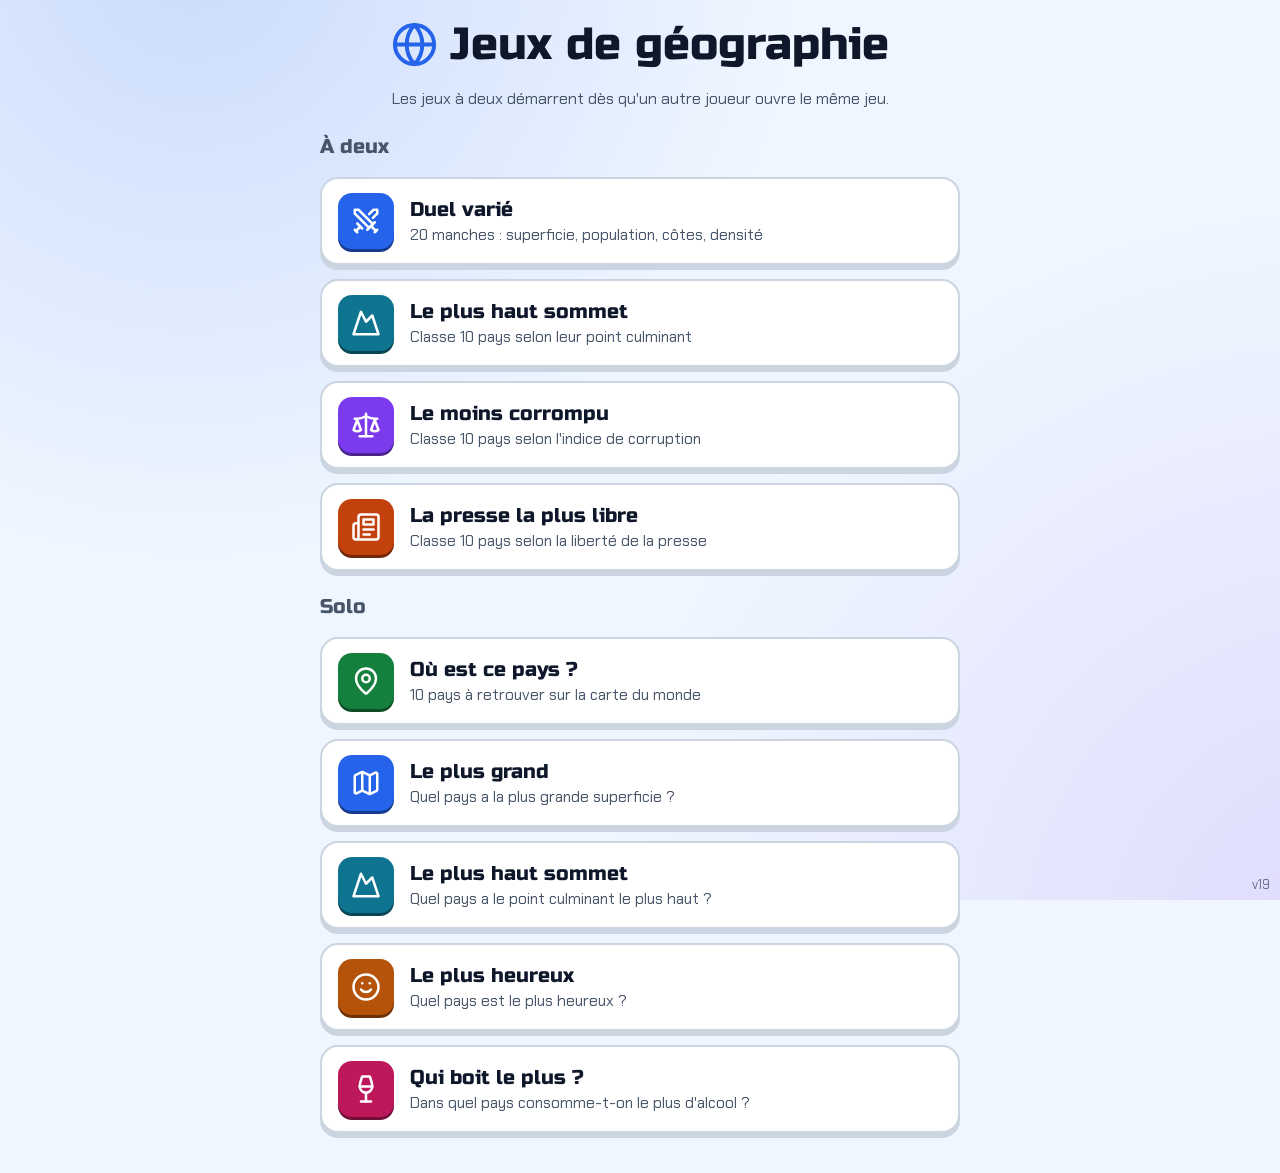
<file: index.html>
<!doctype html>
<html lang="fr"><head>
<meta charset="utf-8">
<meta name="viewport" content="width=device-width,initial-scale=1,viewport-fit=cover">
<title>Jeux de géographie</title>
<link rel="preconnect" href="https://fonts.googleapis.com">
<link rel="stylesheet" href="https://fonts.googleapis.com/css2?family=Chakra+Petch:wght@400;600;700&family=Russo+One&display=swap">
<link rel="stylesheet" href="css/jeux.css">
</head><body>
<div id="ver">v19</div>
<main id="app"></main>
<script type="module">
import{icon}from"./js/icons.js";
const JEUX={
  "À deux":[
    ["duel/duel.html","swords","c1","Duel varié","20 manches : superficie, population, côtes, densité"],
    ["classement/classement.html?jeu=altitude","mountain","c3","Le plus haut sommet","Classe 10 pays selon leur point culminant"],
    ["classement/classement.html?jeu=corruption","scale","c2","Le moins corrompu","Classe 10 pays selon l'indice de corruption"],
    ["classement/classement.html?jeu=presse","newspaper","c4","La presse la plus libre","Classe 10 pays selon la liberté de la presse"],
  ],
  "Solo":[
    ["carte/carte.html","pin","c5","Où est ce pays ?","10 pays à retrouver sur la carte du monde"],
    ["solo/solo.html?jeu=superficie","map","c1","Le plus grand","Quel pays a la plus grande superficie ?"],
    ["solo/solo.html?jeu=altitude","mountain","c3","Le plus haut sommet","Quel pays a le point culminant le plus haut ?"],
    ["solo/solo.html?jeu=bonheur","smile","c6","Le plus heureux","Quel pays est le plus heureux ?"],
    ["solo/solo.html?jeu=alcool","wine","c7","Qui boit le plus ?","Dans quel pays consomme-t-on le plus d'alcool ?"],
  ],
};
let h=`<h1>${icon("globe")}Jeux de géographie</h1>
  <p class="hint">Les jeux à deux démarrent dès qu'un autre joueur ouvre le même jeu.</p>`;
for(const [section,list] of Object.entries(JEUX)){
  h+=`<h2 class="section">${section}</h2><nav class="menu" aria-label="${section}">`;
  for(const [href,ic,c,titre,sous] of list)
    h+=`<a class="${c}" href="${href}"><span class="tile">${icon(ic)}</span><span><b>${titre}</b><small>${sous}</small></span></a>`;
  h+=`</nav>`;
}
document.getElementById("app").innerHTML=h;
</script>
</body></html>
</file>
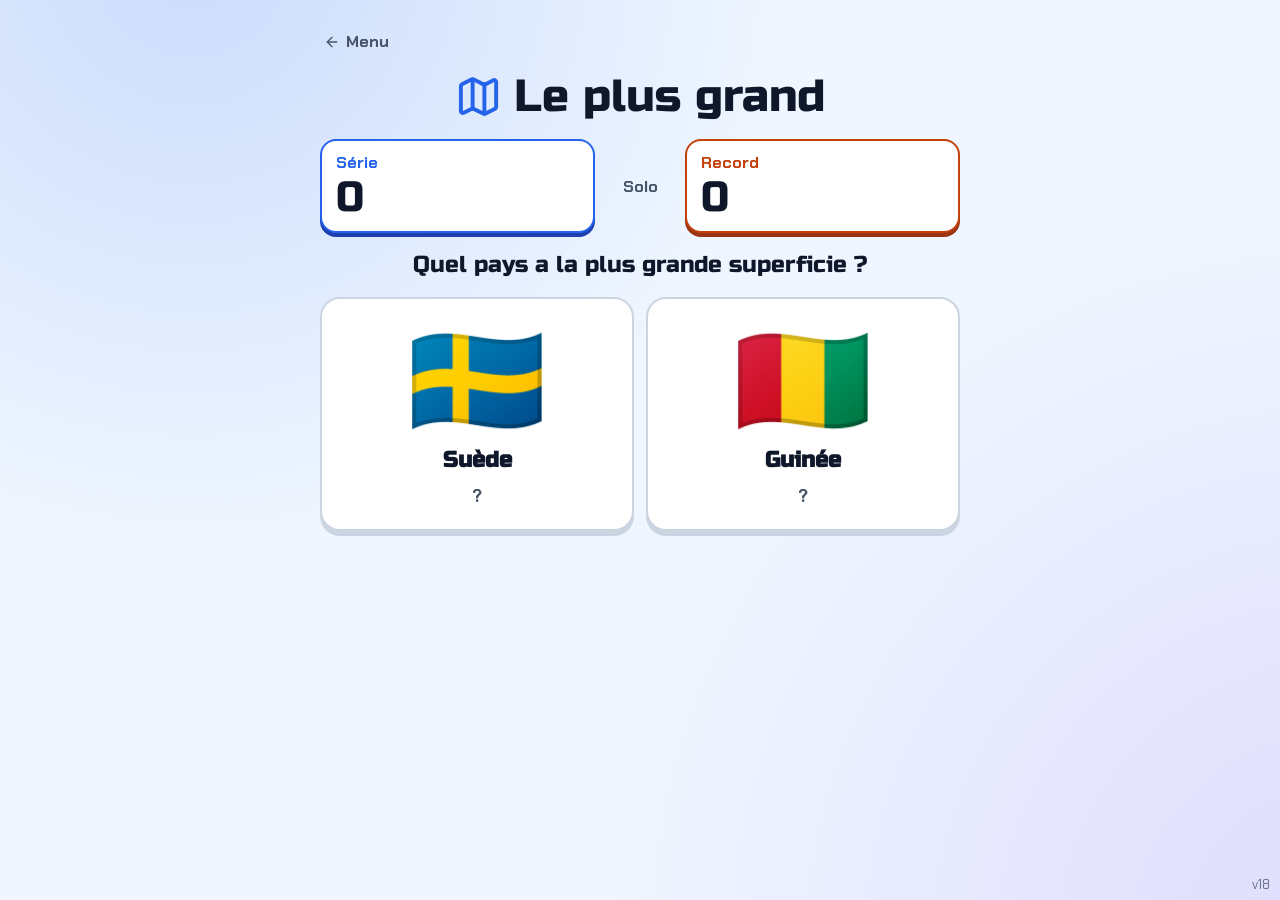
<file: quiz.html>
<!doctype html>
<html lang="fr"><head>
<meta charset="utf-8">
<meta name="viewport" content="width=device-width,initial-scale=1">
<title>Le plus grand</title>
<!-- L'ancien quiz a rejoint les jeux solo : redirection pour garder les anciens liens -->
<meta http-equiv="refresh" content="0; url=solo/solo.html?jeu=superficie">
</head><body><a href="solo/solo.html?jeu=superficie">Le plus grand</a></body></html>
</file>
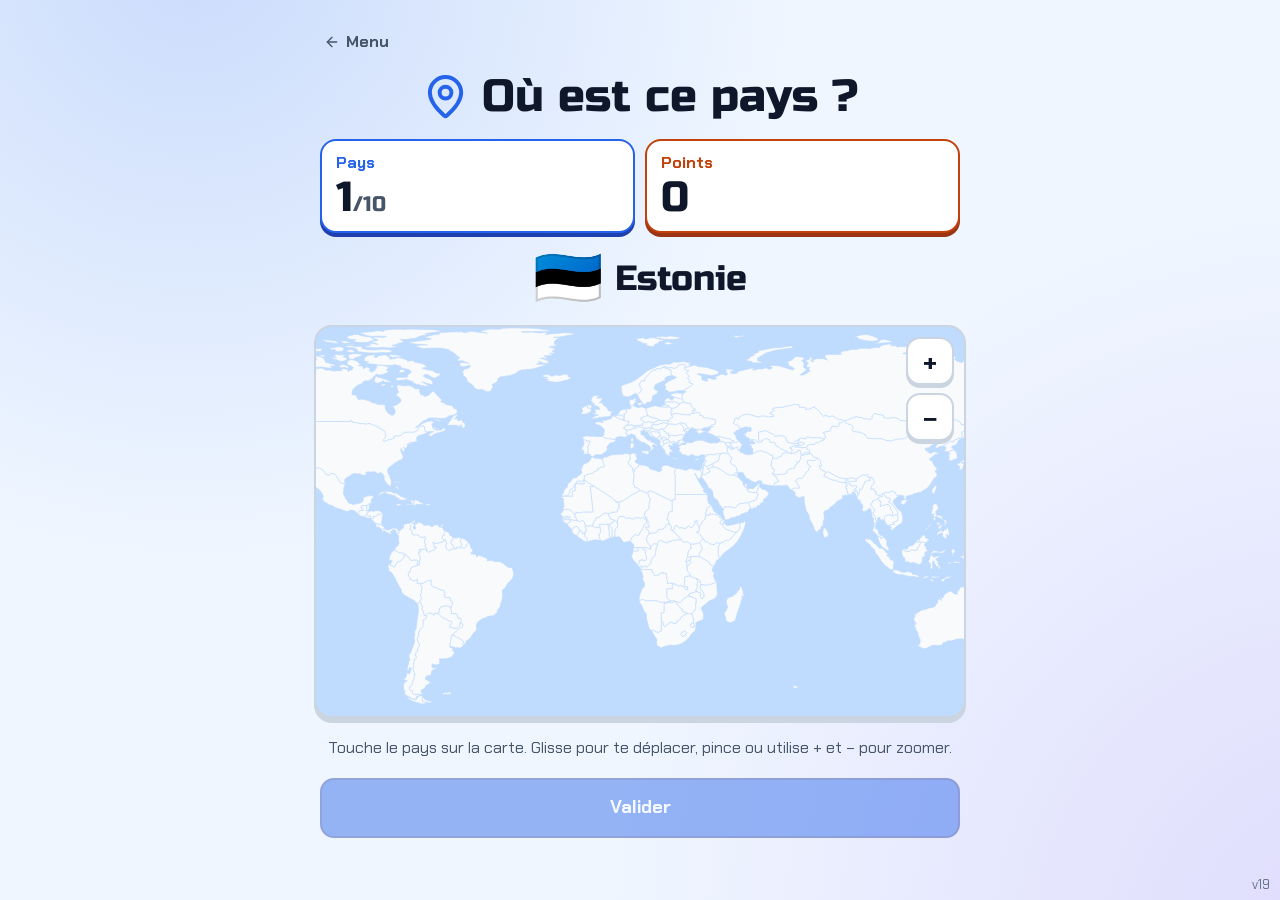
<file: carte/carte.html>
<!doctype html>
<html lang="fr"><head>
<meta charset="utf-8">
<meta name="viewport" content="width=device-width,initial-scale=1,viewport-fit=cover">
<title>Où est ce pays ?</title>
<link rel="preconnect" href="https://fonts.googleapis.com">
<link rel="stylesheet" href="https://fonts.googleapis.com/css2?family=Chakra+Petch:wght@400;600;700&family=Russo+One&display=swap">
<link rel="stylesheet" href="../css/jeux.css">
</head><body>
<div id="ver"></div>
<main id="app"></main>
<script type="module">
import{MONDE}from"../js/monde.js";
import{SUPERFICIE}from"../js/solo-data.js";
import{flag}from"../js/classements.js";
import{icon,backLink}from"../js/icons.js";

const VERSION="19";
document.getElementById("ver").textContent="v"+VERSION;
const ROUNDS=10,MAXPTS=5000;
const esc=s=>String(s).replace(/[&<>"']/g,c=>({"&":"&amp;","<":"&lt;",">":"&gt;",'"':"&quot;","'":"&#39;"}[c]));
const fr=n=>Math.round(n).toLocaleString("fr-FR");

// Pays de la carte : nom court français si on l'a, sinon celui de la norme ISO
const SHORT=new Map(SUPERFICIE.map(([c,n])=>[c,n]));
const FIX={"N. Cyprus":"Chypre du Nord","Somaliland":"Somaliland","Kosovo":"Kosovo"};
const PAYS=MONDE.map(([code,name,rings],i)=>{
  let x0=999,x1=-999,y0=999,y1=-999;
  for(const r of rings)for(let k=0;k<r.length;k+=2){x0=Math.min(x0,r[k]);x1=Math.max(x1,r[k]);y0=Math.min(y0,r[k+1]);y1=Math.max(y1,r[k+1])}
  return{i,code,name:SHORT.get(code)||FIX[name]||name,flag:code?flag(code):"🏳️",rings,box:[x0,x1,y0,y1]};
});
// Pays à trouver : ceux de la liste française présents sur la carte
const POOL=PAYS.filter(p=>p.code&&SHORT.has(p.code));

// --- Géométrie sur la sphère : la Terre est ronde ---
const R=6371,rad=d=>d*Math.PI/180;
// Distance du grand cercle (haversine) : « tout à droite » de la carte rejoint « tout à gauche »
function haversine(lon1,lat1,lon2,lat2){
  const dl=rad(lat2-lat1),dn=rad(lon2-lon1);
  const a=Math.sin(dl/2)**2+Math.cos(rad(lat1))*Math.cos(rad(lat2))*Math.sin(dn/2)**2;
  return 2*R*Math.asin(Math.min(1,Math.sqrt(a)));
}
// Ramène une longitude à moins de 180° de la référence (pour comparer à travers l'antiméridien)
const near=(lon,ref)=>lon+360*Math.round((ref-lon)/360);
const wrap=lon=>((lon+540)%360)-180;
// Le point est-il dans ce pays ? (pair-impair sur tous les contours, trous compris)
function inside(p,lon,lat){
  const[x0,x1,y0,y1]=p.box;if(lat<y0||lat>y1)return false;
  // Les contours rendus continus peuvent dépasser ±180° : on teste aussi la longitude décalée d'un tour
  for(const sh of[0,360,-360])if(lon+sh>=x0-.01&&lon+sh<=x1+.01&&insideAt(p,lon+sh,lat))return true;
  return false;
}
function insideAt(p,lon,lat){
  let c=false;
  for(const r of p.rings)for(let i=0,j=r.length-2;i<r.length;j=i,i+=2){
    const xi=r[i],yi=r[i+1],xj=r[j],yj=r[j+1];
    if((yi>lat)!==(yj>lat)&&lon<(xj-xi)*(lat-yi)/(yj-yi)+xi)c=!c;
  }
  return c;
}
const countryAt=(lon,lat)=>PAYS.find(p=>inside(p,lon,lat))||null;
// Point de la frontière de p le plus proche de (lon,lat) : projection sur chaque segment, puis distance réelle
function closest(p,lon,lat){
  const k=Math.cos(rad(lat));let best={d:Infinity,lon:0,lat:0};
  for(const r of p.rings)for(let i=0;i+3<r.length;i+=2){
    const ax=near(r[i],lon),ay=r[i+1],bx=near(r[i+2],ax),by=r[i+3];
    const ux=(bx-ax)*k,uy=by-ay,px=(lon-ax)*k,py=lat-ay,l2=ux*ux+uy*uy;
    const t=l2?Math.max(0,Math.min(1,(px*ux+py*uy)/l2)):0;
    const qx=ax+(bx-ax)*t,qy=ay+uy*t,d=haversine(lon,lat,qx,qy);
    if(d<best.d)best={d,lon:qx,lat:qy};
  }
  return best;
}
// Distance entre les frontières les plus proches de deux pays (0 s'ils se touchent)
function borderGap(a,b){
  let best={d:Infinity};
  for(const[from,to]of[[a,b],[b,a]])
    for(const r of from.rings)for(let i=0;i<r.length;i+=2){
      const c=closest(to,r[i],r[i+1]);
      if(c.d<best.d)best=from===a?{d:c.d,a:{lon:r[i],lat:r[i+1]},b:{lon:c.lon,lat:c.lat}}:{d:c.d,a:{lon:c.lon,lat:c.lat},b:{lon:r[i],lat:r[i+1]}};
    }
  if(best.d<15)best.d=0;   // tracés simplifiés : deux voisins peuvent ne pas se toucher exactement
  return best;
}
// Points : 5 000 pour le bon pays ; sinon jusqu'à 4 000 pour un voisin, puis décroissance avec la distance
const MAXWRONG=4000;
const points=(ok,d)=>ok?MAXPTS:Math.round(MAXWRONG*Math.exp(-d/1500));

// --- Carte : projection équirectangulaire (x = longitude, y = -latitude), dessinée 3 fois côte à côte ---
const pathOf=rings=>rings.map(r=>{let s="M"+r[0]+","+(-r[1]);for(let i=2;i<r.length;i+=2)s+="L"+r[i]+","+(-r[i+1]);return s+"Z"}).join("");
const LAND=PAYS.map(p=>`<path d="${pathOf(p.rings)}"/>`).join("");
const YMIN=-84,YMAX=60,RATIO=.6;    // de 84° N à 60° S
const WMAX=(YMAX-YMIN)/RATIO;          // dézoom maximal : la hauteur du monde remplit le cadre
const HOME=()=>({x:12-WMAX/2,y:YMIN,w:WMAX});   // vue de départ, centrée sur l'Europe et l'Afrique
let vb=HOME();

// --- Partie ---
let best=0;try{best=+localStorage.getItem("carte-best")||0}catch(e){}
let rounds=[],r=0,sel=null,result=null,missTap=false;
function newGame(){
  rounds=[...POOL].sort(()=>Math.random()-.5).slice(0,ROUNDS).map(p=>({p,sel:null,d:null,pts:0}));
  r=0;startRound();
}
function startRound(){sel=null;result=null;missTap=false;vb=HOME();render()}
function validate(){
  if(!sel)return;
  const t=rounds[r].p,ok=sel===t;
  result=ok?{ok,d:0}:{ok,...borderGap(sel,t)};
  Object.assign(rounds[r],{sel,d:result.d,pts:points(ok,result.d)});
  // Cadre la vue sur les deux pays, par le chemin le plus court
  const boxes=[t.box,sel.box],cx=(t.box[0]+t.box[1])/2;
  let x0=Infinity,x1=-Infinity,y0=Infinity,y1=-Infinity;
  for(const b of boxes){const sh=near((b[0]+b[1])/2,cx)-(b[0]+b[1])/2;x0=Math.min(x0,b[0]+sh);x1=Math.max(x1,b[1]+sh);y0=Math.min(y0,-b[3]);y1=Math.max(y1,-b[2])}
  const w=Math.min(WMAX,Math.max(30,(x1-x0)*1.3,(y1-y0)*1.3/RATIO));
  vb={x:(x0+x1)/2-w/2,y:(y0+y1)/2-w*RATIO/2,w};clampView();
  if(r===ROUNDS-1){const tot=total();if(tot>best){best=tot;try{localStorage.setItem("carte-best",best)}catch(e){}}}
  render();
}
const total=()=>rounds.reduce((s,x)=>s+x.pts,0);
function next(){if(r<ROUNDS-1){r++;startRound()}else{r=ROUNDS;render()}}

function clampView(){
  vb.w=Math.max(8,Math.min(WMAX,vb.w));
  const h=vb.w*RATIO;
  vb.y=h>=YMAX-YMIN?(YMIN+YMAX)/2-h/2:Math.max(YMIN,Math.min(YMAX-h,vb.y));
  // Horizontalement, la carte est infinie : on recentre sur la copie du milieu
  vb.x=((vb.x+vb.w/2+540)%360)-180-vb.w/2;
}

function mapSVG(){
  const h=vb.w*RATIO,s=vb.w/360;
  let marks="";
  if(sel)marks+=`<path class="${result&&!result.ok?"pick-ko":"pick"}" d="${pathOf(sel.rings)}"/>`;
  if(result){
    const t=rounds[r].p;
    marks+=`<path class="target" d="${pathOf(t.rings)}"/>`;
    if(!result.ok&&result.d>0){
      const bl=near(result.b.lon,result.a.lon);
      marks+=`<line class="link" x1="${result.a.lon}" y1="${-result.a.lat}" x2="${bl}" y2="${-result.b.lat}"/>
        <circle class="dot-g" cx="${result.a.lon}" cy="${-result.a.lat}" r="${4*s}"/><circle class="dot-t" cx="${bl}" cy="${-result.b.lat}" r="${4*s}"/>`;
    }
  }
  return `<svg id="map" viewBox="${vb.x} ${vb.y} ${vb.w} ${h}" preserveAspectRatio="xMidYMid slice" role="img" aria-label="Carte du monde : touche le pays demandé">
    <defs><g id="world"><g class="land">${LAND}</g>${marks}</g></defs>
    <rect class="sea" x="-720" y="-200" width="1440" height="400"/>
    <use href="#world" x="-360"/><use href="#world"/><use href="#world" x="360"/>
  </svg>`;
}

function render(){
  const app=document.getElementById("app");
  let h=`${backLink()}<h1>${icon("pin")}Où est ce pays ?</h1>`;
  if(r>=ROUNDS){
    const tot=total();
    h+=`<div class="panel"><div class="win">${fr(tot)} points</div>
      <p class="hint">sur ${fr(ROUNDS*MAXPTS)} · record : ${fr(best)}</p></div><div class="rank">`;
    rounds.forEach((x,i)=>h+=`<div class="rk"><div class="pos">${i+1}</div><div class="fl">${x.p.flag}</div>
      <div class="nm">${esc(x.p.name)}<div class="vv">${x.sel===x.p?"Trouvé !":"Tu as choisi "+esc(x.sel.name)+(x.d>0?" · "+fr(x.d)+" km":" · pays voisin")}</div></div><div class="pts">${fr(x.pts)}</div></div>`);
    h+=`</div><div class="row"><button id="again">Rejouer</button></div>`;
    app.innerHTML=h;document.getElementById("again").onclick=newGame;return;
  }
  const p=rounds[r].p;
  h+=`<div class="score"><div class="sc a"><div class="n">Pays</div><div class="v">${r+1}<small>/${ROUNDS}</small></div></div>
    <div class="sc b"><div class="n">Points</div><div class="v">${fr(total())}</div></div></div>
    <div class="target-name"><span class="fl">${p.flag}</span><span>${esc(p.name)}</span></div>
    <div class="mapbox">${mapSVG()}
      <div class="zoom"><button class="alt" id="zin" aria-label="Zoomer">+</button><button class="alt" id="zout" aria-label="Dézoomer">−</button></div></div>`;
  if(result){
    const pts=rounds[r].pts;
    h+=`<div class="verdict"><div class="vd ${result.ok?"ok":"ko"}">${result.ok?"Bravo, c'est bien "+esc(p.name)+" !":
      "Raté : tu as choisi "+esc(sel.name)+(result.d>0?", à "+fr(result.d)+" km de sa frontière.":", un pays voisin.")} +${fr(pts)} points</div></div>
      <div class="row"><button id="next">${r===ROUNDS-1?"Voir le résultat":"Pays suivant"}</button></div>`;
  }else{
    h+=`<p class="hint">${sel?`Ta réponse : <b>${esc(sel.name)}</b>`:missTap?"Touche un pays, pas la mer.":"Touche le pays sur la carte. Glisse pour te déplacer, pince ou utilise + et − pour zoomer."}</p>
      <div class="row"><button id="ok"${sel?"":" disabled"}>Valider</button></div>`;
  }
  app.innerHTML=h;
  const $=id=>document.getElementById(id);
  if($("ok"))$("ok").onclick=validate;
  if($("next"))$("next").onclick=next;
  $("zin").onclick=()=>zoom(1/1.6);$("zout").onclick=()=>zoom(1.6);
  bindMap($("map"));
}
function redrawMap(){const box=document.querySelector(".mapbox");if(!box)return;box.querySelector("svg").outerHTML=mapSVG();bindMap(document.getElementById("map"))}
function zoom(f,cx,cy){
  const h=vb.w*RATIO;if(cx===undefined){cx=vb.x+vb.w/2;cy=vb.y+h/2}
  const nw=Math.max(8,Math.min(WMAX,vb.w*f)),k=nw/vb.w;
  vb={x:cx-(cx-vb.x)*k,y:cy-(cy-vb.y)*k,w:nw};clampView();redrawMap();
}

// Toucher : un doigt = déplacer (ou choisir le pays si on n'a pas bougé), deux doigts = zoomer
function bindMap(svg){
  const pts=new Map();let start=null,pinch=null;
  const toMap=(ex,ey)=>{const b=svg.getBoundingClientRect(),h=vb.w*RATIO;
    // preserveAspectRatio « slice » : l'échelle est la plus grande des deux
    const sc=Math.max(b.width/vb.w,b.height/h),ox=(b.width-vb.w*sc)/2,oy=(b.height-h*sc)/2;
    return{x:vb.x+(ex-b.left-ox)/sc,y:vb.y+(ey-b.top-oy)/sc,sc}};
  svg.addEventListener("pointerdown",e=>{
    svg.setPointerCapture(e.pointerId);pts.set(e.pointerId,{x:e.clientX,y:e.clientY});
    if(pts.size===1)start={x:e.clientX,y:e.clientY,vb:{...vb},moved:false};
    if(pts.size===2){const[a,b]=[...pts.values()];pinch={d:Math.hypot(a.x-b.x,a.y-b.y),w:vb.w};if(start)start.moved=true}
  });
  svg.addEventListener("pointermove",e=>{
    if(!pts.has(e.pointerId))return;
    pts.set(e.pointerId,{x:e.clientX,y:e.clientY});
    if(pts.size===2&&pinch){
      const[a,b]=[...pts.values()],m=toMap((a.x+b.x)/2,(a.y+b.y)/2),d=Math.hypot(a.x-b.x,a.y-b.y);
      if(d>0){const nw=Math.max(8,Math.min(WMAX,pinch.w*pinch.d/d)),k=nw/vb.w;
        vb={x:m.x-(m.x-vb.x)*k,y:m.y-(m.y-vb.y)*k,w:nw};clampView();svg.setAttribute("viewBox",`${vb.x} ${vb.y} ${vb.w} ${vb.w*RATIO}`)}
    }else if(pts.size===1&&start){
      const dx=e.clientX-start.x,dy=e.clientY-start.y;
      if(Math.hypot(dx,dy)>8)start.moved=true;
      if(start.moved){const sc=toMap(0,0).sc;vb={...start.vb,x:start.vb.x-dx/sc,y:start.vb.y-dy/sc};clampView();svg.setAttribute("viewBox",`${vb.x} ${vb.y} ${vb.w} ${vb.w*RATIO}`)}
    }
  });
  const up=e=>{
    if(!pts.has(e.pointerId))return;
    pts.delete(e.pointerId);
    if(pts.size<2&&pinch){pinch=null;redrawMap();return}
    if(pts.size===0){
      if(start&&!start.moved&&!result){
        const m=toMap(e.clientX,e.clientY),c=countryAt(wrap(m.x),-m.y);
        if(c){sel=c;missTap=false}else missTap=true;
        render();
      }else if(start&&start.moved)redrawMap();
      start=null;
    }
  };
  svg.addEventListener("pointerup",up);svg.addEventListener("pointercancel",up);
  svg.addEventListener("wheel",e=>{e.preventDefault();const m=toMap(e.clientX,e.clientY);zoom(e.deltaY>0?1.25:.8,m.x,m.y)},{passive:false});
}

newGame();
</script>
</body></html>
</file>
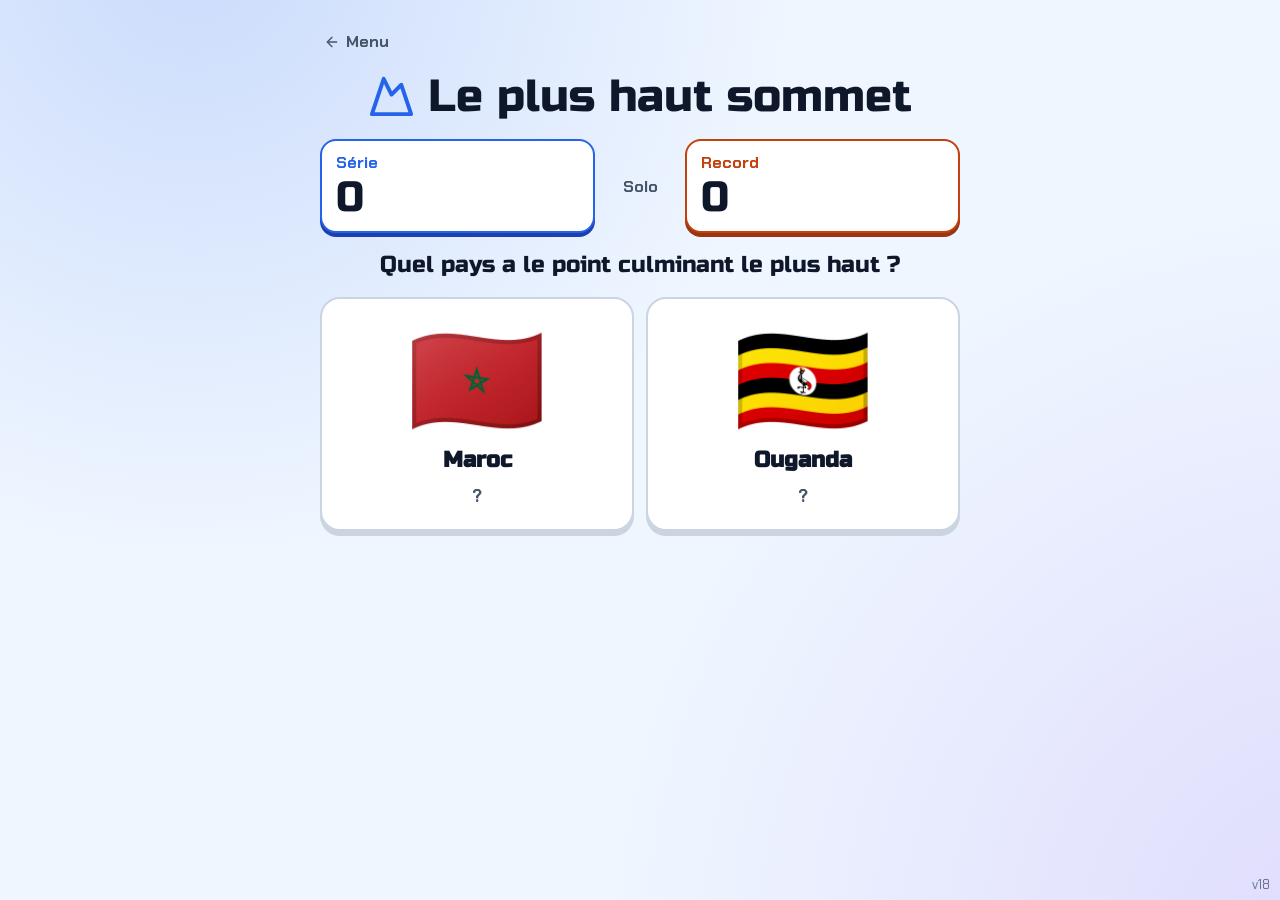
<file: solo/solo.html>
<!doctype html>
<html lang="fr"><head>
<meta charset="utf-8">
<meta name="viewport" content="width=device-width,initial-scale=1,viewport-fit=cover">
<title>Jeu solo</title>
<link rel="preconnect" href="https://fonts.googleapis.com">
<link rel="stylesheet" href="https://fonts.googleapis.com/css2?family=Chakra+Petch:wght@400;600;700&family=Russo+One&display=swap">
<link rel="stylesheet" href="../css/jeux.css">
</head><body>
<div id="ver"></div>
<main id="app"></main>
<script type="module">
import{ALTITUDE,flag}from"../js/classements.js";
import{BONHEUR,ALCOOL,SUPERFICIE}from"../js/solo-data.js";
import{icon,backLink}from"../js/icons.js";

const VERSION="18";
document.getElementById("ver").textContent="v"+VERSION;
const esc=s=>String(s).replace(/[&<>"']/g,c=>({"&":"&amp;","<":"&lt;",">":"&gt;",'"':"&quot;","'":"&#39;"}[c]));
const fr=(n,d=0)=>n.toLocaleString("fr-FR",{minimumFractionDigits:d,maximumFractionDigits:d});
// Un jeu solo : deux pays, on choisit celui qui a la plus grande valeur. Une erreur termine la série.
const JEUX={
  superficie:{titre:"Le plus grand",ico:"map",q:"Quel pays a la plus grande superficie ?",data:SUPERFICIE,fmt:v=>fr(v)+" km²",oldBest:"geo-best"},
  altitude:{titre:"Le plus haut sommet",ico:"mountain",q:"Quel pays a le point culminant le plus haut ?",data:ALTITUDE,fmt:v=>fr(v)+" m"},
  bonheur:{titre:"Le plus heureux",ico:"smile",q:"Quel pays est le plus heureux ?",data:BONHEUR,fmt:v=>fr(v,2)+" / 10",
    source:"World Happiness Report 2024, note sur 10"},
  alcool:{titre:"Qui boit le plus ?",ico:"wine",q:"Dans quel pays boit-on le plus d'alcool ?",data:ALCOOL,fmt:v=>fr(v,1)+" L / an",
    source:"OMS : litres d'alcool pur par habitant de 15 ans et plus et par an"},
};
const key=new URLSearchParams(location.search).get("jeu")||"altitude";
const JEU=JEUX[key]||JEUX.altitude;
document.title=JEU.titre;
const DATA=JEU.data.map(([code,name,v])=>({name,v,flag:flag(code)}));
const app=document.getElementById("app");

let best=0;try{best=+localStorage.getItem("solo-best-"+key)||+(JEU.oldBest&&localStorage.getItem(JEU.oldBest))||0}catch(e){}
let score=0,pair=[],picked=null,lastScore=0;
const rand=()=>DATA[Math.floor(Math.random()*DATA.length)];
// Un autre pays, avec une valeur différente (sinon il n'y aurait pas de bonne réponse)
function other(c){let o;do{o=rand()}while(o===c||o.v===c.v);return o}

function newRound(){
  // Deux nouveaux pays au hasard à chaque manche
  const a=rand();pair=[a,other(a)];
  picked=null;render();
}
function answer(i){
  if(picked!==null)return;
  picked=i;
  const good=pair[0].v>pair[1].v?0:1;
  if(i===good){
    score++;
    if(score>best){best=score;try{localStorage.setItem("solo-best-"+key,best)}catch(e){}}
  }else{lastScore=score;score=0}
  render();
}

function render(){
  const good=pair[0].v>pair[1].v?0:1,done=picked!==null,won=done&&picked===good;
  let h=`${backLink()}<h1>${icon(JEU.ico)}${esc(JEU.titre)}</h1>
    <div class="score"><div class="sc a"><div class="n">Série</div><div class="v">${score}</div></div>
    <div class="mid">Solo</div><div class="sc b"><div class="n">Record</div><div class="v">${best}</div></div></div>
    <h2 class="q">${esc(JEU.q)}</h2><div class="duel">`;
  pair.forEach((c,k)=>{
    let cls="card";
    if(done)cls+=k===good?" good":k===picked?" bad sel":" bad";
    h+=`<button class="${cls}" data-k="${k}"${done?" disabled":""}><div class="flag">${c.flag}</div><div class="name">${esc(c.name)}</div>
      <div class="area">${done?JEU.fmt(c.v):"?"}</div></button>`;
  });
  h+="</div>";
  if(done){
    h+=won?`<div class="verdict"><div class="vd ok">✅ Bravo ! C'était bien ${esc(pair[good].name)}.</div></div>
      <div class="row"><button id="next">Suivant →</button></div>`
      :`<div class="verdict"><div class="vd ko">❌ Raté ! C'était ${esc(pair[good].name)}. Série finale : ${lastScore}</div></div>
      <div class="row"><button id="next">Rejouer</button></div>`;
  }
  if(JEU.source)h+=`<p class="hint" style="font-size:.85rem">${esc(JEU.source)}. Valeurs approximatives.</p>`;
  app.innerHTML=h;
  app.querySelectorAll(".duel button").forEach(b=>b.onclick=()=>answer(+b.dataset.k));
  const n=document.getElementById("next");if(n){n.onclick=newRound;n.focus()}
}
document.addEventListener("keydown",e=>{if(e.key==="ArrowLeft")answer(0);else if(e.key==="ArrowRight")answer(1)});
newRound();
</script>
</body></html>
</file>
<file: css/jeux.css>
/* Jeux de géographie — style « vibrant en blocs » (système de design ui-ux-pro-max) :
   bleu quiz + or pour les records, blocs à ombre pleine, Russo One pour les titres, Chakra Petch pour le texte.
   Joueur 1 = bleu, joueur 2 = orange. */
:root{
  --bg:#EFF6FF; --panel:#FFFFFF; --ink:#0F172A; --mute:#475569; --line:#CBD5E1; --edge:#94A3B8;
  --p1:#2563EB; --p1-edge:#1E40AF; --on-p1:#FFFFFF;
  --p2:#C2410C; --p2-edge:#9A3412; --on-p2:#FFFFFF;
  --violet:#7C3AED; --gold:#F59E0B; --gold-edge:#B45309; --on-gold:#0F172A;
  --ok:#15803D; --ok-bg:#DCFCE7; --ko:#DC2626; --ko-bg:#FEE2E2;
  --blob1:rgba(37,99,235,.18); --blob2:rgba(124,58,237,.14);
  --sea:#BFDBFE; --landc:#F8FAFC;
  --display:"Russo One",system-ui,sans-serif; --body:"Chakra Petch",system-ui,sans-serif;
  color-scheme:light;
}
@media (prefers-color-scheme:dark){:root:not([data-theme="light"]){
  --bg:#0B1220; --panel:#131D35; --ink:#E2E8F0; --mute:#A3B1C6; --line:#2A3A5E; --edge:#050A16;
  --p1:#60A5FA; --p1-edge:#1D4ED8; --on-p1:#0B1220;
  --p2:#FB923C; --p2-edge:#C2410C; --on-p2:#0B1220;
  --violet:#A78BFA; --gold:#FBBF24; --gold-edge:#B45309;
  --ok:#4ADE80; --ok-bg:#0F2E1D; --ko:#F87171; --ko-bg:#3A1418;
  --blob1:rgba(96,165,250,.16); --blob2:rgba(167,139,250,.12);
  --sea:#0E2A4F; --landc:#2B3B5C;
  color-scheme:dark}}
:root[data-theme="dark"]{
  --bg:#0B1220; --panel:#131D35; --ink:#E2E8F0; --mute:#A3B1C6; --line:#2A3A5E; --edge:#050A16;
  --p1:#60A5FA; --p1-edge:#1D4ED8; --on-p1:#0B1220;
  --p2:#FB923C; --p2-edge:#C2410C; --on-p2:#0B1220;
  --violet:#A78BFA; --gold:#FBBF24; --gold-edge:#B45309;
  --ok:#4ADE80; --ok-bg:#0F2E1D; --ko:#F87171; --ko-bg:#3A1418;
  --blob1:rgba(96,165,250,.16); --blob2:rgba(167,139,250,.12);
  --sea:#0E2A4F; --landc:#2B3B5C;
  color-scheme:dark}

*{box-sizing:border-box}
body{margin:0;background:var(--bg);color:var(--ink);font-family:var(--body);font-size:18px;line-height:1.5;
  background-image:radial-gradient(circle at 15% -5%,var(--blob1),transparent 42%),radial-gradient(circle at 105% 105%,var(--blob2),transparent 45%);
  background-attachment:fixed;padding:20px 16px 40px;min-height:100vh}
main{max-width:640px;margin:0 auto;display:flex;flex-direction:column;gap:18px}
h1{font-family:var(--display);font-weight:400;font-size:clamp(2rem,8.5vw,2.8rem);margin:0;line-height:1.1;text-align:center;text-wrap:balance;
  display:flex;align-items:center;justify-content:center;gap:12px;flex-wrap:wrap}
h2{font-family:var(--display);font-weight:400;font-size:1.6rem;margin:0;line-height:1.2;text-wrap:balance}
p{margin:0}
.mute{color:var(--mute)}
.ic{width:1em;height:1em;flex:none;stroke:currentColor;fill:none;stroke-width:2;stroke-linecap:round;stroke-linejoin:round}
h1 .ic{width:1.05em;height:1.05em;color:var(--p1)}

/* Blocs : bord plein + ombre pleine décalée vers le bas */
.panel{background:var(--panel);border:2px solid var(--line);border-radius:18px;padding:22px;display:flex;flex-direction:column;gap:14px;
  box-shadow:0 5px 0 var(--line)}
label{font-weight:700;font-size:1rem}
input[type=text]{font:inherit;color:var(--ink);background:var(--bg);border:2px solid var(--line);border-radius:12px;padding:12px 14px;width:100%;min-height:52px}
input[type=text]:focus{border-color:var(--p1)}

button{font:inherit;font-weight:700;font-size:1.15rem;cursor:pointer;border-radius:14px;border:2px solid var(--p1-edge);
  padding:14px 22px;min-height:56px;background:var(--p1);color:var(--on-p1);box-shadow:0 4px 0 var(--p1-edge);
  transition:transform .12s ease-out,box-shadow .12s ease-out,background-color .2s,border-color .2s}
button:active:not(:disabled){transform:translateY(3px);box-shadow:0 1px 0 var(--p1-edge)}
button.alt{background:var(--panel);color:var(--ink);border-color:var(--line);box-shadow:0 4px 0 var(--line)}
button.alt:active:not(:disabled){box-shadow:0 1px 0 var(--line)}
button:disabled{opacity:.45;cursor:default;box-shadow:none;transform:none}
:focus-visible{outline:3px solid var(--violet);outline-offset:3px}
.row{display:flex;gap:12px;flex-wrap:wrap}
.row button{flex:1}

/* Retour au menu : zone de 44 px minimum */
.back{display:inline-flex;align-items:center;gap:6px;align-self:flex-start;min-height:44px;padding:0 4px;color:var(--mute);
  text-decoration:none;font-weight:700;font-size:1rem;margin-bottom:-10px;cursor:pointer}
.back:hover{color:var(--ink)}

/* Tableau des scores */
.score{display:flex;gap:10px;align-items:stretch}
.sc{flex:1;min-width:0;background:var(--panel);border:2px solid var(--line);border-radius:16px;padding:10px 14px;box-shadow:0 4px 0 var(--line)}
.sc.a{border-color:var(--p1);box-shadow:0 4px 0 var(--p1-edge)} .sc.b{border-color:var(--p2);box-shadow:0 4px 0 var(--p2-edge)}
.sc .n{font-size:1rem;font-weight:700;color:var(--mute);overflow:hidden;text-overflow:ellipsis;white-space:nowrap}
.sc.a .n{color:var(--p1)} .sc.b .n{color:var(--p2)}
.sc .v{font-family:var(--display);font-size:2.6rem;line-height:1.1;font-variant-numeric:tabular-nums}
.mid{display:flex;flex-direction:column;justify-content:center;align-items:center;font-weight:700;min-width:70px;text-align:center;font-size:1rem;color:var(--mute);line-height:1.2}
.mid b{font-family:var(--display);font-weight:400;font-size:1.6rem;color:var(--ink);font-variant-numeric:tabular-nums}
.q{text-align:center;font-size:1.45rem}

/* Cartes pays du duel et des quiz solo */
.duel{display:grid;grid-template-columns:1fr 1fr;gap:12px}
.card{position:relative;background:var(--panel);color:var(--ink);border:2px solid var(--line);border-radius:20px;padding:26px 8px 20px;
  display:flex;flex-direction:column;align-items:center;gap:10px;min-width:0;box-shadow:0 5px 0 var(--line)}
button.card{cursor:pointer}
button.card:hover:not(:disabled){border-color:var(--p1)}
button.card:active:not(:disabled){transform:translateY(4px);box-shadow:0 1px 0 var(--line)}
button.card:disabled{opacity:1;cursor:default}
.card.sel{border-color:var(--p1);box-shadow:0 5px 0 var(--p1-edge);background:color-mix(in srgb,var(--p1) 8%,var(--panel))}
.card.good{border-color:var(--ok);box-shadow:0 5px 0 var(--ok);background:var(--ok-bg)}
.card.bad{opacity:.8}
.card.bad.sel{border-color:var(--ko);box-shadow:0 5px 0 var(--ko);background:var(--ko-bg);opacity:1}
.flag{font-size:clamp(4.2rem,22vw,7rem);line-height:1}
.name{font-family:var(--display);font-size:1.4rem;line-height:1.15;text-align:center;text-wrap:balance}
.area{font-variant-numeric:tabular-nums;color:var(--mute);min-height:1.5em;font-size:1.1rem;font-weight:700}
.card.good .area{color:var(--ok)}
.tags{display:flex;gap:6px;flex-wrap:wrap;justify-content:center;min-height:28px}
.tag{font-size:.9rem;font-weight:700;padding:3px 12px;border-radius:99px;max-width:100%;overflow:hidden;text-overflow:ellipsis;white-space:nowrap}
.tag.a{background:var(--p1);color:var(--on-p1)} .tag.b{background:var(--p2);color:var(--on-p2)}
.verdict{display:flex;gap:10px;flex-wrap:wrap}
.vd{flex:1;min-width:140px;border:2px solid var(--line);border-radius:14px;padding:12px 14px;background:var(--panel);font-weight:700;font-size:1.05rem}
.vd.ok{border-color:var(--ok);color:var(--ok);background:var(--ok-bg)} .vd.ko{border-color:var(--ko);color:var(--ko);background:var(--ko-bg)}
.big{font-family:var(--display);font-size:clamp(3rem,16vw,5rem);line-height:1.1;text-align:center;font-variant-numeric:tabular-nums}
.win{font-family:var(--display);font-size:clamp(1.8rem,8vw,2.6rem);line-height:1.15;text-align:center;text-wrap:balance}
@media (max-width:420px){.card{padding-inline:4px}.name{font-size:1.2rem}}

@keyframes pulse{50%{opacity:.45}}
.pulse{animation:pulse 1.6s ease-in-out infinite;color:var(--p1)}
#ver{position:fixed;right:10px;bottom:6px;font-size:.8rem;color:var(--mute);opacity:.8;pointer-events:none}

/* Commun aux mini-jeux */
.status{display:block;font-size:.95rem;font-weight:700;margin-bottom:6px;color:var(--p1)}
.hint{color:var(--mute);text-align:center;font-size:1rem}
.giveup{background:transparent;color:var(--ko);border-color:var(--ko);box-shadow:0 3px 0 var(--ko);font-size:1rem;min-height:48px;padding:10px 18px;flex:0 1 auto!important}
.giveup:active:not(:disabled){box-shadow:0 0 0 var(--ko)}

/* Menu d'accueil : une tuile colorée par jeu */
.section{font-size:1.25rem;color:var(--mute);margin-top:6px}
.menu{display:flex;flex-direction:column;gap:14px}
.menu a{--c:var(--p1);display:flex;align-items:center;gap:16px;text-decoration:none;color:var(--ink);background:var(--panel);
  border:2px solid var(--line);border-radius:18px;padding:14px 16px;box-shadow:0 5px 0 var(--line);min-height:84px;cursor:pointer;
  transition:transform .12s ease-out,box-shadow .12s ease-out,border-color .2s}
.menu a:hover{border-color:var(--c)}
.menu a:active{transform:translateY(4px);box-shadow:0 1px 0 var(--line)}
.menu .tile{flex:none;width:56px;height:56px;border-radius:14px;background:var(--c);color:#fff;display:flex;align-items:center;justify-content:center;
  box-shadow:0 3px 0 color-mix(in srgb,var(--c) 60%,#000)}
.menu .tile .ic{width:30px;height:30px}
.menu b{display:block;font-family:var(--display);font-weight:400;font-size:1.25rem;line-height:1.2}
.menu small{display:block;color:var(--mute);font-size:.98rem;margin-top:2px;line-height:1.35}
.menu .c1{--c:#2563EB} .menu .c2{--c:#7C3AED} .menu .c3{--c:#0E7490} .menu .c4{--c:#C2410C}
.menu .c5{--c:#15803D} .menu .c6{--c:#B45309} .menu .c7{--c:#BE185D}

/* Classement */
.rank{display:flex;flex-direction:column;gap:10px}
.rk{display:flex;align-items:center;gap:12px;background:var(--panel);border:2px solid var(--line);border-radius:16px;padding:8px 12px;
  font:inherit;color:var(--ink);text-align:left;width:100%;min-height:62px;box-shadow:0 4px 0 var(--line)}
.rk .fl{font-size:2.1rem;line-height:1}
.rk .nm{flex:1;min-width:0;font-family:var(--display);font-size:1.1rem;line-height:1.2}
.rk .pos{flex:none;min-width:2.2em;height:2.2em;border-radius:12px;display:flex;align-items:center;justify-content:center;
  font-family:var(--display);background:var(--p1);color:var(--on-p1);font-variant-numeric:tabular-nums}
.rk .vv{font-family:var(--body);font-variant-numeric:tabular-nums;color:var(--mute);font-size:.95rem;font-weight:700}
.rk .pp{display:flex;flex-direction:column;gap:4px;align-items:flex-end}
.rk .pp span{white-space:nowrap;font-size:.82rem;font-weight:700;border-radius:99px;padding:2px 9px}
.rk .pp .a{background:var(--p1);color:var(--on-p1)} .rk .pp .b{background:var(--p2);color:var(--on-p2)}
.rk .pp .x{opacity:.4}
.rk.drag{user-select:none;-webkit-user-select:none;transition:transform .15s ease-out;cursor:grab}
.rk.lift{transition:none;position:relative;z-index:2;border-color:var(--p1);box-shadow:0 12px 26px rgba(15,23,42,.28);cursor:grabbing}
.rk .handle{flex:none;display:flex;align-items:center;justify-content:center;width:48px;height:48px;margin:-6px -8px -6px 0;
  color:var(--mute);touch-action:none;cursor:grab;border-radius:12px}
.rk .handle .ic{width:26px;height:26px}

/* Jeu de la carte */
.sc .v small{font-size:.5em;color:var(--mute)}
.target-name{display:flex;align-items:center;justify-content:center;gap:12px;font-family:var(--display);font-size:clamp(1.6rem,7vw,2.2rem);
  line-height:1.15;text-align:center;text-wrap:balance}
.target-name .fl{font-size:1.6em;line-height:1}
.mapbox{position:relative;border:2px solid var(--line);border-radius:18px;overflow:hidden;box-shadow:0 5px 0 var(--line);
  margin-inline:-6px;background:var(--sea)}
#map{display:block;width:100%;aspect-ratio:1/.6;touch-action:none;cursor:crosshair;user-select:none;-webkit-user-select:none}
#map .sea{fill:var(--sea)}
#map .land path{fill:var(--landc);stroke:var(--sea);stroke-width:.6;vector-effect:non-scaling-stroke;stroke-linejoin:round}
#map .pick{fill:var(--p1);stroke:var(--p1-edge);stroke-width:1.5;vector-effect:non-scaling-stroke}
#map .pick-ko{fill:var(--ko);stroke:var(--ko);stroke-width:1.5;vector-effect:non-scaling-stroke}
#map .target{fill:var(--ok);stroke:var(--ok);stroke-width:2;vector-effect:non-scaling-stroke}
#map .link{stroke:var(--ink);stroke-width:2.5;stroke-dasharray:6 5;vector-effect:non-scaling-stroke}
#map .dot-g{fill:var(--ko);stroke:#fff;stroke-width:1.5;vector-effect:non-scaling-stroke}
#map .dot-t{fill:var(--ok);stroke:#fff;stroke-width:1.5;vector-effect:non-scaling-stroke}
.zoom{position:absolute;right:10px;top:10px;display:flex;flex-direction:column;gap:8px}
.zoom button{width:48px;min-height:48px;padding:0;font-size:1.6rem;line-height:1;box-shadow:0 3px 0 var(--line)}
.rk .pts{font-family:var(--display);font-size:1.2rem;color:var(--p1);font-variant-numeric:tabular-nums}

/* Animations réduites si le téléphone le demande */
@media (prefers-reduced-motion:reduce){
  *,*::before,*::after{animation-duration:.01ms!important;animation-iteration-count:1!important;transition-duration:.01ms!important}
}
</file>
